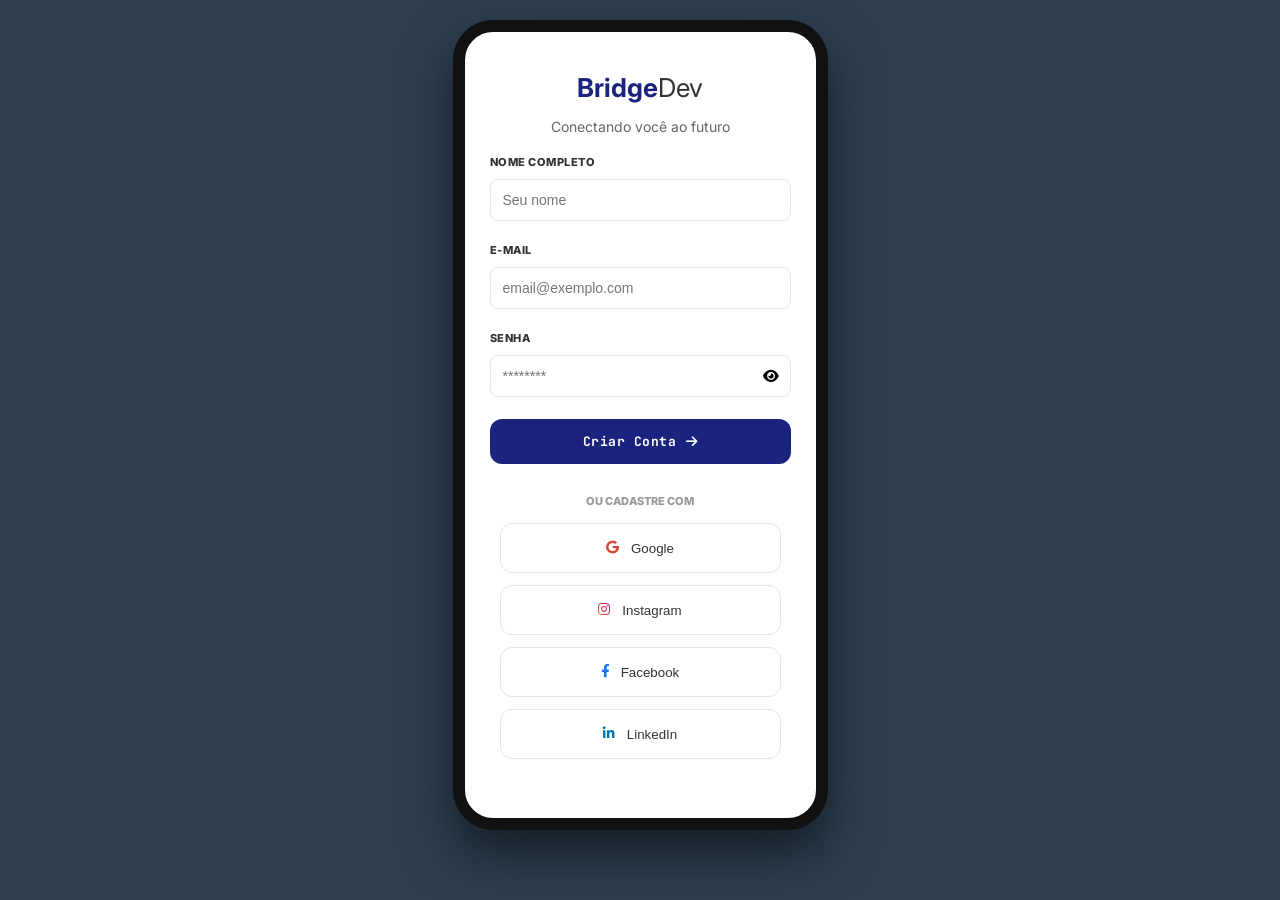
<file: index.html>
<!DOCTYPE html>
<html lang="pt-br">
<head>
    <meta charset="UTF-8">
    <meta name="viewport" content="width=device-width, initial-scale=1.0">
    <title>BridgeDev - App</title>
    <link rel="stylesheet" href="style.css">
    <link rel="stylesheet" href="https://cdnjs.cloudflare.com/ajax/libs/font-awesome/6.0.0/css/all.min.css">
    <link href="https://fonts.googleapis.com/css2?family=Inter:wght@400;600;700;800&family=JetBrains+Mono:wght@400;700&display=swap" rel="stylesheet">
</head>
<body>

<div id="app-container">

    <div id="tela-cadastro">
        <main class="content-area">
            <section class="welcome-header">
                <div class="logo-container">
                    <h1 class="logo-text">Bridge<span>Dev</span></h1>
                </div>
                <p class="bridge-subtitle">Conectando você ao futuro</p>
            </section>

            <section class="form-card">
                <form onsubmit="event.preventDefault(); irParaAula()">
                    <div class="input-group">
                        <label for="nome">NOME COMPLETO</label>
                        <input type="text" id="nome" placeholder="Seu nome" required>
                    </div>
                    <div class="input-group">
                        <label for="email">E-MAIL</label>
                        <input type="email" id="email" placeholder="email@exemplo.com" required>
                    </div>
                    <div class="input-group">
                        <label for="senha">SENHA</label>
                        <div class="password-wrapper">
                            <input type="password" id="password-input" placeholder="********" required>
                            <span class="eye-icon" onclick="togglePassword('password-input', this)">
                                <i class="fas fa-eye"></i>
                            </span>
                        </div>
                    </div>
                    <div class="button-container">
                        <button type="submit" class="btn-primary-modern">
                            Criar Conta <i class="fas fa-arrow-right"></i>
                        </button>
                    </div>
                </form>
            </section>

            <section class="social-login">
                <p>OU CADASTRE COM</p>
                <div class="social-grid">
                    <button type="button" class="btn-social google"><i class="fab fa-google"></i> Google</button>
                    <button type="button" class="btn-social instagram"><i class="fab fa-instagram"></i> Instagram</button>
                    <button type="button" class="btn-social facebook"><i class="fab fa-facebook-f"></i> Facebook</button>
                    <button type="button" class="btn-social linkedin"><i class="fab fa-linkedin-in"></i> LinkedIn</button>
                </div>
            </section>
        </main>
    </div>

    <div id="tela-aula" style="display: none;">
        <header class="header-minimal">
            <span class="logo-icon-minimal">BridgeDev</span>
        </header>

        <nav class="nav-tabs">
            <button type="button" class="tab-item" onclick="irParaCadastro()">Cadastro</button>
            <button type="button" class="tab-item active">Aula</button>
            <button type="button" class="tab-item" onclick="irParaSelo()">Selo</button>
            <button type="button" class="tab-item" onclick="irParaConclusao()">Conclusão</button>
        </nav>

        <main class="main-content-scrollable">
            <section class="video-section-minimal">
                <div class="video-placeholder-dark">
                    <button type="button" class="play-btn-overlay"></button>
                </div>
            </section>

            <section class="description-section-minimal">
                <label class="label-tech">MODULO 01 // O PONTO DE PARTIDA</label>
                <h3 style="color: var(--azul-profundo); margin-bottom: 10px; font-size: 18px;">Fundamentos da Linguagem Java</h3>
                <p class="lesson-text-minimal">Toda grande aplicação, do banco que você usa até os servidores da NASA, começou com um comando simples. Nesta aula, vamos desvendar o "esqueleto" básico de um programa Java.</p>
            </section>

            <div style="margin-top: 20px; padding: 18px; background: #f8fafc; border-radius: 12px; border: 1px dashed var(--accent-gray);">
                <p style="font-size: 13px; color: var(--cinza-carbono); line-height: 1.5;">
                    <strong style="display: block; margin-bottom: 8px;">O que você vai dominar hoje:</strong>
                    • Como criar seu primeiro arquivo <code>.java</code><br>
                    • Onde escrever o código para ele "ganhar vida"<br>
                    • Como exibir sua primeira mensagem na tela
                </p>
            </div>

            <div class="next-step-container">
                <button type="button" class="btn-next-step" onclick="irParaSelo()">
                    <div class="btn-content">
                        <span class="btn-label">PROSSEGUIR PARA</span>
                        <span class="btn-title">RESGATAR MEU SELO</span>
                    </div>
                    <div class="btn-icon">
                        <svg viewBox="0 0 24 24" fill="none" stroke="currentColor" stroke-width="2.5">
                            <path d="M5 12h14M12 5l7 7-7 7"/>
                        </svg>
                    </div>
                </button>
            </div>
        </main>
    </div>

    <div id="tela-selo" style="display: none;">
        <header class="header-minimal">
            <span class="logo-icon-minimal">BridgeDev</span>
        </header>

        <nav class="nav-tabs">
            <button type="button" class="tab-item" onclick="irParaCadastro()">Cadastro</button>
            <button type="button" class="tab-item" onclick="irParaAula()">Aula</button>
            <button type="button" class="tab-item active">Selo</button>
            <button type="button" class="tab-item" onclick="irParaConclusao()">Conclusão</button>
        </nav>

        <main class="main-content-scrollable">
            <header class="selo-header">
                <div class="stars-row">
                    <i class="fas fa-star"></i><i class="fas fa-star"></i><i class="fas fa-star"></i>
                </div>
                <h2>PARABÉNS!</h2>
                <p>Você conquistou seu primeiro selo</p>
            </header>

            <figure class="selo-card-container">
                <div class="selo-main-card">
                    <div class="badge-circle">
                        <div class="badge-inner-icon"><i class="fas fa-medal"></i></div>
                    </div>
                    <figcaption>
                        <h3 class="badge-name">INICIANTE EM JAVA</h3>
                        <p class="badge-subtitle">Completou: Fundamentos Da Linguagem Java</p>
                    </figcaption>
                    <time datetime="2026-02-23" class="date-frame">23 FEV 2026</time>
                </div>
            </figure>

            <section class="stats-box clean-version">
                <p class="stats-title">CONQUISTAS DO CURSO</p>
                <ul class="stats-list">
                    <li><span class="circle">1</span><span class="label">Aulas</span></li>
                    <li><span class="circle">12</span><span class="label">Horas</span></li>
                    <li><span class="circle">1</span><span class="label">Selos</span></li>
                </ul>
            </section>

            <footer class="actions-group">
                <button type="button" class="btn-next-step primary-action" onclick="irParaConclusao()">
                    <div class="btn-content">
                        <span class="btn-label">CONTEÚDO LIBERADO</span>
                        <span class="btn-title">IR PARA CONCLUSÃO</span>
                    </div>
                    <div class="btn-icon">
                        <svg viewBox="0 0 24 24" fill="none" stroke="currentColor" stroke-width="2.5">
                            <path d="M5 12h14M12 5l7 7-7 7"/>
                        </svg>
                    </div>
                </button>
            </footer>
        </main>
    </div>

    <div id="tela-conclusao" style="display: none;">
        <header class="header-minimal">
            <strong class="logo-icon-minimal">BridgeDev</strong>
        </header>

        <nav class="nav-tabs">
            <button type="button" class="tab-item" onclick="irParaCadastro()">Cadastro</button>
            <button type="button" class="tab-item" onclick="irParaAula()">Aula</button>
            <button type="button" class="tab-item" onclick="irParaSelo()">Selo</button>
            <button type="button" class="tab-item active">Conclusão</button>
        </nav>

        <main class="main-content-scrollable">
            <section class="conclusao-hero">
                <figure class="conquista-emblema">
                    <div class="estrela-poligonal">
                        <span class="centro-dourado"></span>
                    </div>
                </figure>
                <h2>MISSÃO CUMPRIDA!</h2>
                <p>Você finalizou a sua aula de Java</p>
            </section>

            <article class="certificate-premium">
                <div class="cert-inner">
                    <header>
                        <i class="fas fa-certificate cert-main-icon" aria-hidden="true"></i>
                        <h3>CERTIFICADO DE CONCLUSÃO</h3>
                    </header>
                    <p>Este documento comprova sua dedicação no módulo de Fundamentos Da Linguagem Java.</p>
                    <footer>
                        <dl class="cert-data">
                            <div><dt>ID DO ALUNO</dt><dd>#BRG-2026-JAVA</dd></div>
                            <div><dt>STATUS</dt><dd>VERIFICADO</dd></div>
                        </dl>
                    </footer>
                </div>
            </article>

            <footer class="actions-group">
                <button type="button" class="btn-next-step" onclick="alert('Baixando...')">
                    <div class="btn-content">
                        <span class="btn-label">DOWNLOAD PDF</span>
                        <span class="btn-title">BAIXAR MEU CERTIFICADO</span>
                    </div>
                    <div class="btn-icon"><i class="fas fa-download"></i></div>
                </button>
                <button type="button" class="btn-outline btn-linkedin-modern" style="display: flex; gap: 10px; width: 100%; margin-top: 10px;">
                    <i class="fab fa-linkedin-in"></i>
                    <span>Compartilhar no LinkedIn</span>
                </button>
            </footer>
        </main>
    </div>

</div>

<script>
    // --- NAVEGAÇÃO ENTRE TELAS ---
    function irParaCadastro() {
        esconderTodas();
        document.getElementById('tela-cadastro').style.display = 'block';
    }

    function irParaAula() {
        esconderTodas();
        document.getElementById('tela-aula').style.display = 'block';
    }

    function irParaSelo() {
        esconderTodas();
        document.getElementById('tela-selo').style.display = 'block';
    }

    function irParaConclusao() {
        esconderTodas();
        document.getElementById('tela-conclusao').style.display = 'block';
    }

    // --- FUNÇÕES DE SUPORTE ---
    function esconderTodas() {
        document.getElementById('tela-cadastro').style.display = 'none';
        document.getElementById('tela-aula').style.display = 'none';
        document.getElementById('tela-selo').style.display = 'none';
        document.getElementById('tela-conclusao').style.display = 'none';
    }

    // --- UTILITÁRIOS DE INTERFACE ---
    function togglePassword(inputId, element) {
        const input = document.getElementById(inputId);
        const icon = element.querySelector('i');
        input.type = input.type === "password" ? "text" : "password";
        icon.classList.toggle('fa-eye');
        icon.classList.toggle('fa-eye-slash');
    }
</script>

</body>
</html>
</file>
<file: style.css>
/* --- DNA VISUAL BRIDGE DEV --- */
:root {
    --azul-profundo: #1A237E;
    --cinza-carbono: #333333;
    --gold-primary: #D4AF37; 
    --gold-dark: #B8860B;
    --gold-light: #FFD700;
    --border-color: #e2e8f0; 
    --accent-gray: #94a3b8;
    --font-mono: 'JetBrains Mono', monospace;
    --fonte-principal: 'Inter', sans-serif;
}

* {
    box-sizing: border-box;
    margin: 0;
    padding: 0;
}

body {
    background-color: #2c3e50; /* Fundo externo ao celular*/
    font-family: var(--fonte-principal);
    display: flex;
    justify-content: center;
    padding: 20px;
}

/* --- FRAME MOBILE --- */

#app-container {
    width: 375px;
    height: 812px;
    max-height: 90vh;
    background-color: #FFFFFF;
    border: 12px solid #111;
    border-radius: 40px;
    box-shadow: 0 25px 50px rgba(0,0,0,0.5);
    display: flex;
    flex-direction: column;
    margin: 0 auto;
    overflow-y: auto; /* Garante que tudo role */
    overflow-x: hidden;
    scrollbar-width: none; /* Firefox */
    -ms-overflow-style: none; /* IE/Edge */
}

/* Esconde a barra de rolagem no Chrome, Safari e Edge */

#app-container::-webkit-scrollbar {
    display: none;
}

/* --- CABEÇALHO --- */

.welcome-header {
    text-align: center;
    padding: 40px 20px 20px;
}

.logo-placeholder-large {
    width: 80px;
    height: 80px;
    background: #CCC;
    margin: 0 auto 15px;
    border-radius: 12px;
}

.logo-container {
    display: flex;
    flex-direction: column;
    align-items: center;
    gap: 5px;
    margin-bottom: 15px;
}

.logo-icon {
    font-family: var(--font-mono); /* JetBrains Mono */
    font-size: 32px;
    font-weight: 700;
    color: var(--azul-profundo);
    letter-spacing: -2px;
}

.logo-text {
    font-family: var(--fonte-principal); /* Inter */
    font-size: 26px;
    font-weight: 700;
    color: var(--azul-profundo);
}

.logo-text span {
    color: var(--cinza-carbono);
    font-weight: 400; /* Dev mais leve */
}

.welcome-header h2 {
    color: var(--azul-profundo);
    font-size: 24px;
    margin-bottom: 5px;
}

.welcome-header p {
    color: #666;
    font-size: 14px;
}

/* --- FORMULÁRIO (Inputs Finos e Espaçados) --- */

.input-group {
    margin-bottom: 22px;
    display: flex;
    flex-direction: column;
    padding: 0 25px;
}

.input-group label {
    font-size: 11px;
    font-weight: 800;
    color: var(--cinza-carbono);
    margin-bottom: 10px;
    text-transform: uppercase;
    letter-spacing: 0.5px;
}

.input-group input {
    width: 100%;
    min-height: 42px;
    padding: 0 12px;
    border: 1px solid var(--border-color);
    border-radius: 8px;
    font-size: 14px;
    outline: none;
    transition: border-color 0.2s;
}

.input-group input:focus {
    border-color: var(--azul-profundo);
}

/* Senha */
.password-wrapper {
    position: relative;
    display: flex;
    align-items: center;
}

.eye-icon {
    position: absolute;
    right: 12px;
    cursor: pointer;
    transition: all 0.2s ease;
    display: flex;
    align-items: center;
}

.eye-icon i {
    transition: all 0.2s ease;
    font-size: 14px;
}

.eye-icon:hover {
    color: var(--azul-profundo);
    transform: scale(1.1);
}

/* Checkbox */

.checkbox-group {
    padding: 0 25px;
    margin-bottom: 25px;
    display: flex;
    gap: 10px;
    align-items: center;
}

.checkbox-group label {
    font-size: 12px;
    color: #666;
}

/* --- BOTÃO CRIAR CONTA (Estilo Profissional) --- */

.button-container {
    padding: 0 25px;
    margin-bottom: 30px;
}

/* --- BOTÃO CRIAR CONTA (IGUAL AO PRÓXIMA AULA) --- */
.btn-primary-modern {
    display: flex;
    align-items: center;
    justify-content: center; /* Centraliza o texto e ícone */
    gap: 10px;
    width: 100%;
    padding: 14px; /* Mesma altura do botão de aula */
    background-color: var(--azul-profundo);
    color: white;
    border: none;
    border-radius: 12px; /* Cantos arredondados iguais */
    font-family: var(--font-mono);
    font-size: 13px;
    font-weight: 700;
    letter-spacing: 0.5px;
    cursor: pointer;
    transition: all 0.3s cubic-bezier(0.4, 0, 0.2, 1); /* Transição suave */
}

/* Efeito de Hover (Ao passar o mouse) */
.btn-primary-modern:hover {
    background-color: #151b60; /* Tom mais escuro */
    transform: translateY(-3px); /* Sobe um pouquinho */
    box-shadow: 0 10px 20px rgba(26, 35, 126, 0.2); /* Sombra de profundidade */
}

/* Efeito de Clique (Toque real) */
.btn-primary-modern:active {
    transform: scale(0.97); /* Leve "encolhida" ao clicar */
}

/* Animando o ícone de seta dentro do botão */
.btn-primary-modern:hover i {
    transform: translateX(5px);
    transition: transform 0.3s ease;
}

/* --- BOTÕES SOCIAIS --- */

.social-login p {
    text-align: center;
    font-size: 11px;
    font-weight: 800;
    color: #999;
    margin-bottom: 15px;
}

.social-grid {
    display: flex;
    flex-direction: column;
    gap: 12px; /* Aumentei um pouco o respiro */
    padding: 0 35px 40px; /* Aumentei o recuo lateral para o botão ficar mais "central" */
}

.btn-social {
    width: 100%;
    min-height: 50px; /* Botão ligeiramente mais alto é mais moderno */
    background: #ffffff;
    border: 1px solid var(--border-color); /* Usando a cor de borda mais suave */
    border-radius: 12px; /* Bordas mais arredondadas para um look moderno */
    display: flex;
    align-items: center;
    justify-content: center;
    gap: 12px;
    font-weight: 500; /* Fonte média é mais elegante que a bold pesada */
    color: var(--cinza-carbono);
    transition: all 0.3s cubic-bezier(0.4, 0, 0.2, 1);
}

.btn-social:hover {
    background-color: #f8fafc;
    border-color: var(--azul-profundo);
    transform: translateY(-2px);
    box-shadow: 0 4px 12px rgba(0, 0, 0, 0.05);
}

/* Cores dos Ícones */

.btn-social.google i { color: #DB4437; }
.btn-social.facebook i { color: #1877F2; }
.btn-social.linkedin i { color: #0077B5; }
.btn-social.instagram i {
    background: linear-gradient(45deg, #f09433, #e6683c, #dc2743, #cc2366, #bc1888);
    -webkit-background-clip: text;
    -webkit-text-fill-color: transparent;
}

/* --- ESTILOS DA PÁGINA DE AULA --- */

.header-minimal {
    display: flex;
    align-items: center;
    gap: 6px;
    padding: 15px 15px 10px;
}

.logo-icon-minimal {
    font-family: var(--font-mono);
    font-size: 16px;
    font-weight: 700;
    color: var(--azul-profundo);
    letter-spacing: -1px;
}

.nav-tabs {
    display: flex;
    gap: 5px;
    padding: 0 20px 0; /* Zerei o inferior aqui */
    margin-bottom: 0 !important;
}

/* Estado Base */

.tab-item {
    padding: 10px 15px;
    font-family: var(--font-mono);
    font-size: 13px;
    color: var(--accent-gray);
    cursor: pointer;
    text-align: center;
    transition: color 0.3s ease, border-color 0.3s ease;
    border-bottom: 2px solid transparent; 
    background: transparent; 
    border: none;
}

.tab-item:hover {
    color: var(--azul-profundo);
    border-bottom: 2px solid var(--azul-profundo); 
}

/* Estado Ativo (A aba que está selecionada) */

.tab-item.active {
    color: var(--azul-profundo);
    border-bottom: 2px solid var(--azul-profundo);
    font-weight: 700;
}

/* --- Área de rolagem --- */

.main-content-scrollable {
    flex: 1;
    overflow-y: auto;
    display: block;
    padding-top: 15px !important; 
    padding-bottom: 20px;
}

/* Esconde scrollbar */

.main-content-scrollable::-webkit-scrollbar {
    display: none;
}

/* --- Player --- */

.video-section-minimal {
    padding: 0;
    margin-top: 25px; 
    line-height: 0; 
}

.video-placeholder-dark {
    width: calc(100% - 30px); 
    margin: 0 15px;         
    aspect-ratio: 16/9;
    background-color: #1a1a1a;
    display: flex;
    justify-content: center;
    align-items: center;
    border-radius: 4px;       
}

.play-btn-overlay {
    width: 55px;
    height: 55px;
    background-color: rgba(255, 255, 255, 0.15);
    border: 2px solid #ffffff;
    border-radius: 50%;
    cursor: pointer;
    position: relative;
    transition: all 0.3s cubic-bezier(0.4, 0, 0.2, 1); /* Transição suave */
}

.play-btn-overlay::after {
    content: '';
    position: absolute;
    top: 50%;
    left: 55%;
    transform: translate(-50%, -50%); /* Centraliza o triângulo */
    border-top: 10px solid transparent;
    border-bottom: 10px solid transparent;
    border-left: 16px solid #ffffff;
    transition: transform 0.3s ease;
}

/* Quando passa o mouse no círculo */

.play-btn-overlay:hover {
    transform: scale(1.1);
    background-color: rgba(255, 255, 255, 0.25);
    box-shadow: 0 0 20px rgba(255, 255, 255, 0.4);
}

/* Quando clica (efeito de clique real) */

.play-btn-overlay:active {
    transform: scale(0.95);
}

/* --- Conteúdo abaixo do vídeo --- */

.lesson-info-box {
    padding: 20px 15px;
    border-bottom: 1px solid var(--border-color);
}

.lesson-info-box h3 {
    font-size: 16px;
    color: var(--azul-profundo);
    margin-bottom: 5px;
}

.timestamp {
    font-size: 11px;
    color: var(--accent-gray);
    font-family: var(--font-mono);
}

.description-section-minimal {
    padding: 15px 15px;
}

.label-tech {
    font-size: 10px;
    font-weight: 700;
    color: var(--accent-gray);
    display: block;
    margin-bottom: 10px;
}

.lesson-text-minimal {
    font-size: 14px;
    line-height: 1.6;
    color: var(--cinza-carbono);
}

.lesson-short-description {
    font-size: 12px;
    color: #64748b;
    margin-top: 8px;
    line-height: 1.4;
}

.completion-card {
    margin: 40px 15px 20px; 
    padding: 20px;
    background: #f8fafc;
    border: 1.5px dashed #444444; 
    border-radius: 12px;
}

.progress-info {
    display: flex;
    justify-content: space-between;
    font-family: var(--font-mono);
    font-size: 10px;
    font-weight: 700;
    margin-bottom: 8px;
    color: var(--azul-profundo);
}

.progress-bar-mini {
    height: 4px;
    background: #e2e8f0;
    border-radius: 2px;
    margin-bottom: 20px;
}

.progress-fill {
    height: 100%;
    background: var(--azul-profundo);
    border-radius: 2px;
}

.btn-complete {
    width: 100%;
    padding: 12px;
    background: var(--azul-profundo);
    color: white;
    border: none;
    font-family: var(--font-mono);
    font-size: 11px;
    font-weight: 700;
    border-radius: 4px;
    cursor: pointer;
}

/* Botão para próxima aula */

.next-step-container {
    padding: 0 15px 20px; 
    margin-top: 0;
    display: block;
}

.btn-next-step {
    display: flex;
    background-color: var(--azul-profundo);
    align-items: center;
    justify-content: space-between; 
    padding: 15px 20px;
    width: 100%; 
    margin: 0; 
    border-radius: 12px;
    transition: transform 0.2s ease, box-shadow 0.2s ease, background-color 0.2s ease;
    border: none;
    cursor: pointer;
}

.btn-content {
    display: flex;
    flex-direction: column;
    align-items: flex-start;
    text-align: left;
}

.btn-label {
    font-family: var(--font-mono);
    font-size: 9px;
    letter-spacing: 1.5px;
    color: rgba(255, 255, 255, 0.6);
    margin-bottom: 4px;
}

.btn-title {
    font-family: var(--fonte-principal);
    font-size: 14px;
    font-weight: 600;
    color: #ffffff;
}

/* Ícone de seta à direita */

.btn-icon {
    width: 32px;
    height: 32px;
    background: rgba(255, 255, 255, 0.1);
    border-radius: 8px;
    display: flex;
    align-items: center;
    justify-content: center;
    color: #ffffff;
    transition: transform 0.3s;
}

.btn-icon svg {
    width: 18px;
    height: 18px;
}

/* Efeito de Hover/Toque */

.btn-next-step:hover {
    transform: translateY(-2px);
    box-shadow: 0 10px 20px rgba(26, 35, 126, 0.2);
}

.btn-next-step:hover .btn-icon {
    transform: translateX(5px);
    background: rgba(255, 255, 255, 0.2);
}

.btn-next-step:active {
    transform: scale(0.98);
}

/* --- ESTILOS DA PÁGINA DE SELO ---*/

.selo-header {
    text-align: center;
    padding: 30px 20px 10px;
}

.stars-row {
    color: #FFD700; /* Dourado */
    font-size: 14px;
    margin-bottom: 8px;
    display: flex;
    justify-content: center;
    gap: 8px;
}

.selo-header h2 {
    font-family: var(--fonte-principal);
    color: var(--azul-profundo);
    font-size: 24px;
    font-weight: 800;
    letter-spacing: 1px;
}

.selo-header p {
    font-family: var(--font-mono);
    font-size: 12px;
    color: var(--accent-gray);
}

/* --- MOLDURA DO CARD (FIGURE) --- */

.selo-card-container {
    padding: 0 25px;
    margin: 20px 0 0;
}

.selo-main-card {
    background: #ffffff;
    border: 1px solid #e2e8f0;
    border-radius: 24px;
    padding: 40px 20px 35px; 
    display: flex;
    flex-direction: column;
    align-items: center;
    box-shadow: 0 10px 30px rgba(0,0,0,0.03);
    position: relative;
}

/* Medalha e Círculo */

.badge-circle {
    width: 115px;
    height: 115px;
    background: #fff;
    border: 2px solid #f1f5f9;
    border-radius: 50%;
    display: flex;
    justify-content: center;
    align-items: center;
    margin-bottom: 20px;
    box-shadow: 0 8px 20px rgba(26, 35, 126, 0.08);
}

.badge-inner-icon {
    width: 88px;
    height: 88px;
    background: linear-gradient(135deg, var(--azul-profundo) 0%, #4f46e5 100%);
    border-radius: 50%;
    display: flex;
    justify-content: center;
    align-items: center;
    color: white;
    font-size: 38px;
    transition: transform 0.4s cubic-bezier(0.175, 0.885, 0.32, 1.275);
}

.badge-circle:hover .badge-inner-icon {
    transform: scale(1.1) rotate(5deg);
}

.badge-name {
    font-family: var(--font-mono);
    font-size: 16px;
    font-weight: 700;
    color: var(--cinza-carbono);
    margin-bottom: 4px;
    text-align: center;
}

.badge-subtitle {
    font-family: var(--font-mono);
    font-size: 10px;
    color: var(--accent-gray);
    text-transform: uppercase;
    letter-spacing: 1px;
    margin-bottom: 20px;
}

/* Lista de Status e Data */

.badge-list {
    list-style: none;
    padding: 0;
    margin: 0 0 25px 0;
    width: 100%;
}

.badge-list li {
    font-family: var(--font-mono);
    font-size: 11px;
    color: #64748b;
    margin-bottom: 4px;
}

.badge-list strong {
    color: var(--azul-profundo);
}

.date-frame {
    font-family: var(--font-mono);
    font-size: 11px;
    color: var(--accent-gray);
    border: 1px solid #e2e8f0;
    padding: 6px 14px;
    border-radius: 8px;
    display: inline-block;
}

/* --- ESTATÍSTICAS --- */

.stats-box {
    margin: 20px 25px 0; 
    padding: 15px 0;
    background: transparent; 
    border: none;            
    position: relative;
    text-align: center;
}

.stats-title {
    font-family: var(--font-mono);
    font-size: 9px;
    font-weight: 800;
    color: var(--accent-gray);
    text-transform: uppercase;
    letter-spacing: 1.5px;
    margin-bottom: 20px;
    opacity: 0.7; 
}

.stats-list {
    display: flex;
    justify-content: space-around;
    list-style: none;
    padding: 0;
}

.stats-list li {
    flex: 1;
    display: flex;
    flex-direction: column;
    align-items: center;
    gap: 10px;
}

/* Bolinhas flutuando */

.circle {
    width: 48px;
    height: 48px;
    background: #ffffff; 
    border: 1.5px solid #e2e8f0; 
    border-radius: 50%;
    display: flex;
    justify-content: center;
    align-items: center;
    font-family: var(--font-mono);
    font-weight: 700;
    font-size: 15px;
    color: var(--azul-profundo);
    box-shadow: 0 4px 10px rgba(0, 0, 0, 0.03); 
    transition: all 0.3s ease;
}

.stats-list li:hover .circle {
    border-color: var(--azul-profundo);
    transform: translateY(-3px);
}

.stats-list li .label {
    font-size: 8px;
    font-weight: 700;
    color: var(--accent-gray);
    text-transform: uppercase;
    text-align: center;
    max-width: 80px; 
}

/* --- GRUPO DE BOTÕES (FOOTER) --- */

.actions-group {
    padding: 30px 25px 50px;
    display: flex;
    flex-direction: column;
    gap: 12px;
}

.btn-outline {
    width: 100%;
    min-height: 52px;
    background: #ffffff;
    border: 1.5px solid #e2e8f0;
    border-radius: 14px;
    display: flex;
    align-items: center;
    justify-content: center;
    gap: 12px;
    cursor: pointer;
    transition: transform 0.2s ease, box-shadow 0.2s ease, background-color 0.2s ease;
}

.btn-outline span {
    font-family: var(--font-mono);
    font-size: 11px;
    font-weight: 700;
    color: var(--cinza-carbono);
}

.btn-outline i {
    color: var(--accent-gray);
    font-size: 14px;
}

.btn-outline:hover {
    border-color: var(--azul-profundo);
    background: #f8fafc;
    transform: translateY(-2px);
}

.btn-linkedin-modern:hover i, 
.btn-linkedin-modern:hover span {
    color: #0077B5;
}

/* Botão para prosseguir para a próxima aula (estilo moderno) */

.primary-action {
    width: 100% !important;
    margin-bottom: 5px;
    border: none;
    cursor: pointer;
}

/* Ajuste para os botões secundários ficarem lado a lado se preferir economizar espaço */
.secondary-actions {
    display: flex;
    gap: 10px;
}

.secondary-actions .btn-outline {
    min-height: 45px; /* Um pouco mais baixo que o principal */
}

/*-- TELA DE CONCLUSÃO --*/

.conclusao-hero {
    text-align: center;
    padding: 40px 20px;
}

.trophy-icon {
    font-size: 50px;
    color: #FFD700;
    filter: drop-shadow(0 4px 10px rgba(255, 215, 0, 0.3));
    margin-bottom: 20px;
}

.conclusao-hero h2 {
    color: var(--azul-profundo);
    font-weight: 800;
    font-size: 24px;
    margin-bottom: 10px;
}

.conclusao-hero p {
    color: var(--accent-gray);
    font-family: var(--font-mono);
    font-size: 13px;
}

/* --- CERTIFICADO PREMIUM --- */

.certificate-premium {
    margin: 20px 25px;
    background: #ffffff;
    border: 1px solid #e2e8f0;
    border-radius: 20px;
    padding: 10px;
    position: relative;
    box-shadow: 0 10px 25px rgba(0,0,0,0.03);
}

.cert-inner {
    border: 1px dashed #cbd5e1;
    padding: 25px 15px;
    border-radius: 12px;
    text-align: center;
}

.cert-main-icon {
    font-size: 40px;
    margin-bottom: 15px;
    /* Efeito dourado metálico */
    background: linear-gradient(135deg, 
        var(--gold-light) 0%, 
        var(--gold-primary) 50%, 
        var(--gold-dark) 100%);
    -webkit-background-clip: text;
    -webkit-text-fill-color: transparent;
    display: inline-block;
}

.certificate-premium h3 {
    font-size: 14px;
    color: var(--azul-profundo);
    margin-bottom: 10px;
}

.certificate-premium p {
    font-size: 11px;
    color: var(--cinza-carbono);
    line-height: 1.5;
    margin-bottom: 20px;
}

.cert-data {
    display: flex;
    justify-content: space-around;
    border-top: 1px solid #f1f5f9;
    padding-top: 15px;
}

.cert-data dt {
    font-size: 8px;
    font-weight: 700;
    color: #94a3b8;
    margin-bottom: 4px;
}

.cert-data dd {
    font-family: var(--font-mono);
    font-size: 10px;
    color: var(--cinza-carbono);
    margin: 0;
}

/* --- AJUSTES FINAIS --- */

.helper-text {
    text-align: center;
    font-family: var(--font-mono);
    font-size: 11px;
    color: var(--accent-gray);
    margin-bottom: 20px;
}
</file>
